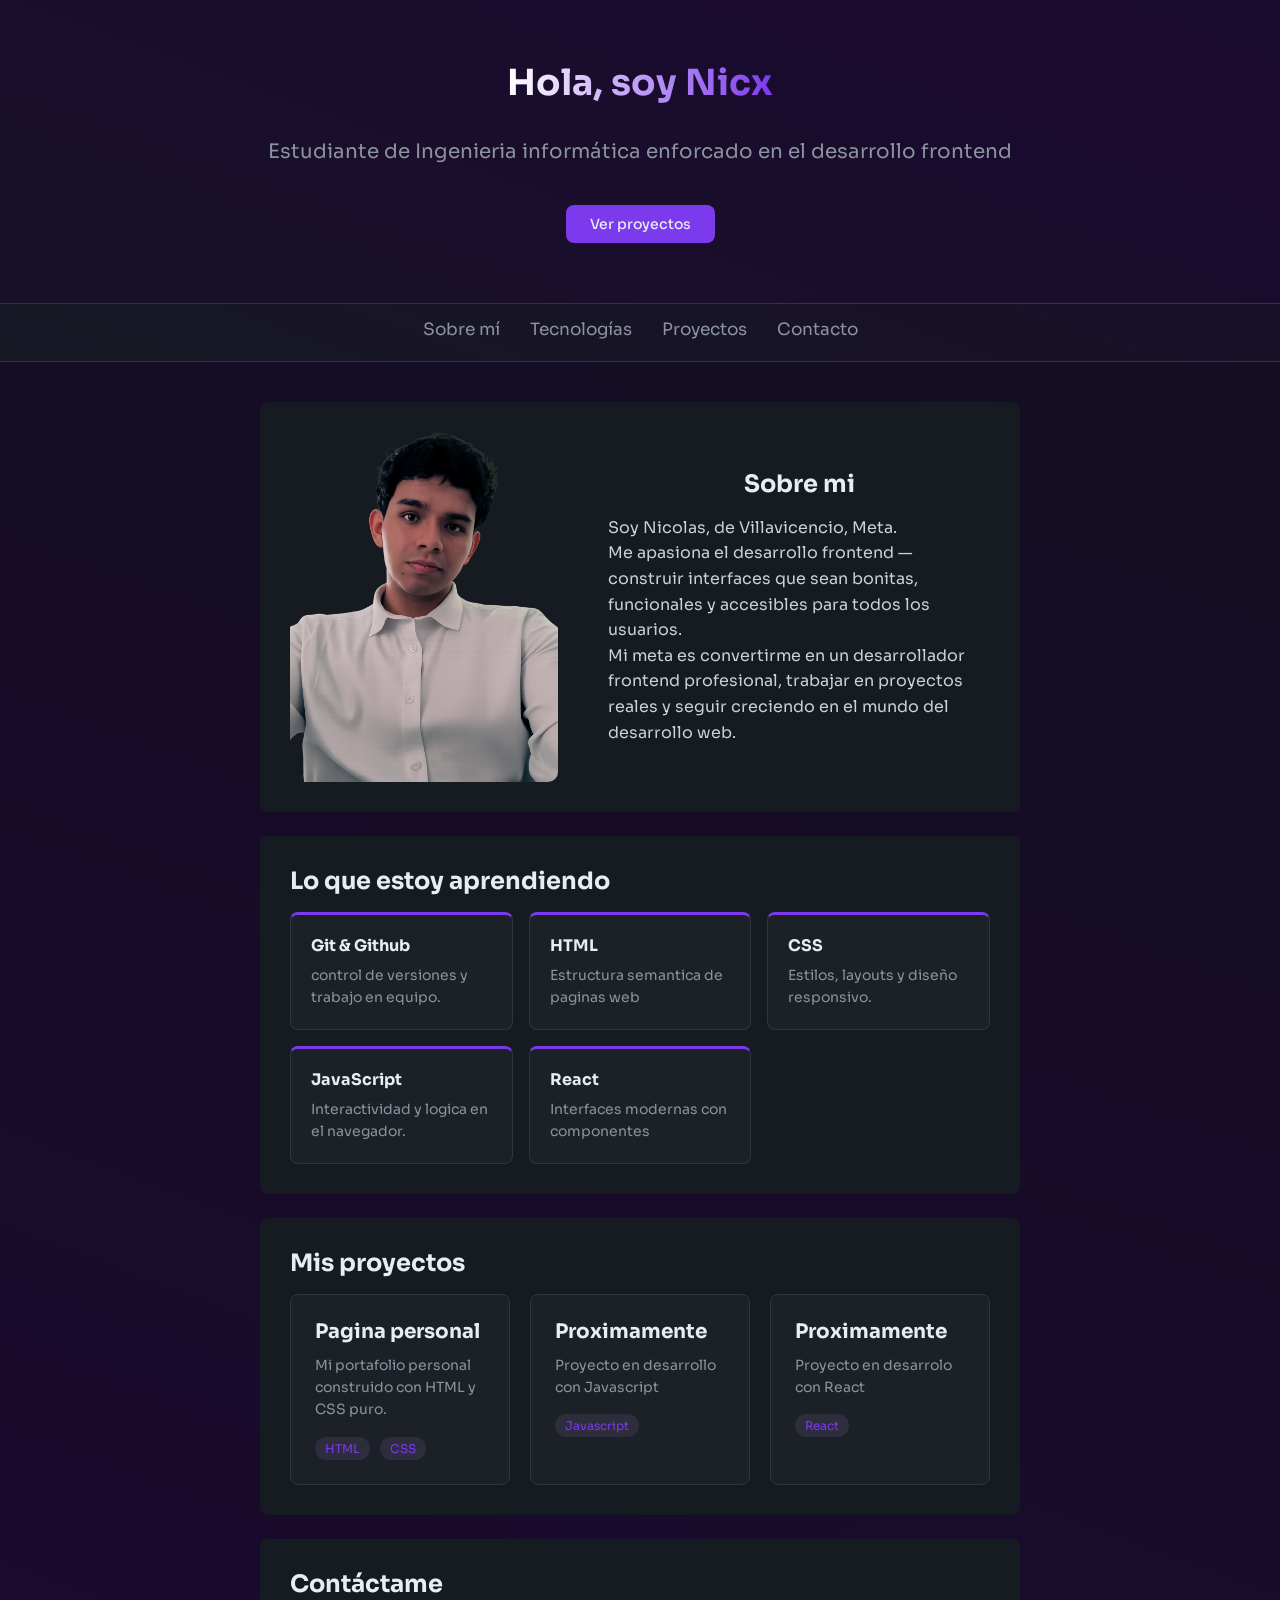
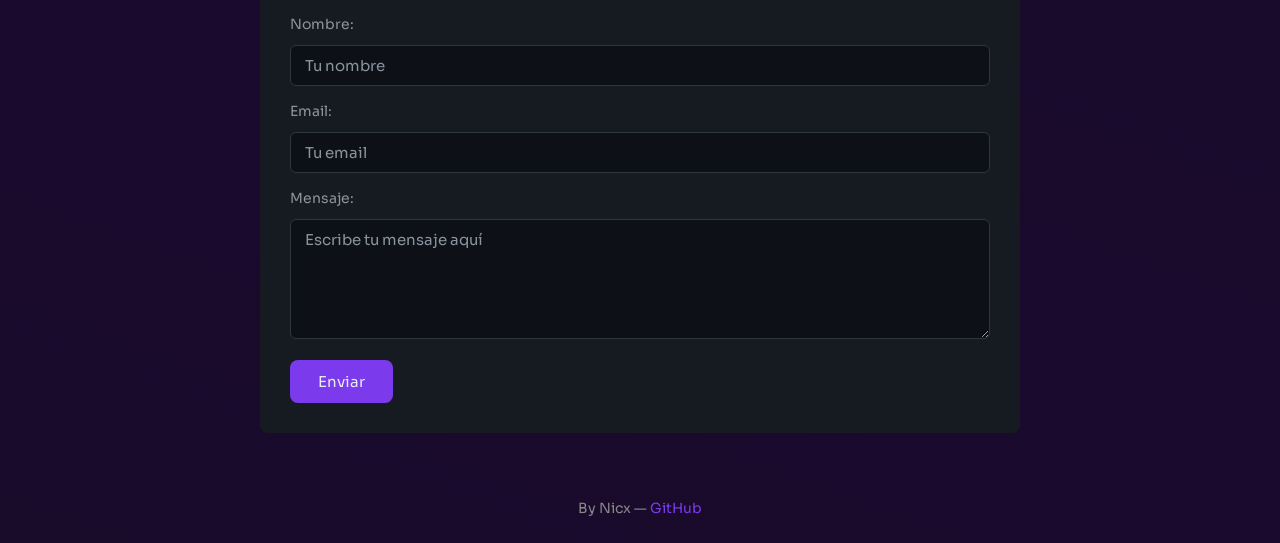
<file: index.html>
<!DOCTYPE html>
<html lang="es">
  <head>
    <meta charset="UTF-8">
    <meta name="Description" content="Página personal de Nico, estudiante de ingeniería informática aprendiendo frontend">
    <meta content="width=device-width, initial-scale=1" name="viewport" />
    <title>Nico - Portafolio</title>
    <link rel="icon" type="image.png" href = "imagenes/Icon.png">
    <link href="https://fonts.googleapis.com/css2?family=Sora:wght@300;400;500;600&display=swap" rel="stylesheet">
    <link rel="stylesheet" href="styles.css">
  </head>
  <body>
    <header>
    <div class="header-texto">
      <h1> Hola, soy Nicx</h1>
      <p class="header-desc">Estudiante de Ingenieria informática enforcado en el desarrollo frontend</p>
      <div class="header-botones">
      <a href="#proyectos" class="btn-primary">Ver proyectos</a>
       </div>
      </div>
    </header>

    <nav>
      <a href="#sobre-mi">Sobre mí</a>
      <a href="#tecnologias">Tecnologías</a>
      <a href="#proyectos">Proyectos</a>
      <a href="#contacto">Contacto</a>
    </nav>

    <main>
      <section id="sobre-mi">
        <div class="sobre-mi-container">
          <img src="imagenes/Nicoficial2.png" alt="Foto de perfil de Nicx" class="sobre-mi-img">
          <div class="sobre-mi-texto">
            <h2>Sobre mi</h2>
            <p>Soy Nicolas, de Villavicencio, Meta.</p>
            <p>Me apasiona el desarrollo frontend — construir interfaces que sean bonitas, funcionales y accesibles para todos los usuarios.</p>
            <p>Mi meta es convertirme en un desarrollador frontend profesional, trabajar en proyectos reales y seguir creciendo en el mundo del desarrollo web.</p>
            </div>
          </div>
      </section>
      <section id="tecnologias">
        <h2>Lo que estoy aprendiendo</h2>
        <div class="cards-container">
        <div class="card">
          <h3>Git & Github</h3>
          <p>control de versiones y trabajo en equipo.</p>
        </div>
        <div class="card">
        <h3>HTML</h3>
        <p>Estructura semantica de paginas web</p>  
        </div>
        <div class="card">
          <h3>CSS</h3>
          <p>Estilos, layouts y diseño responsivo.</p>
        </div>
        <div class="card">
          <h3>JavaScript</h3>
          <p>Interactividad y logica en el navegador.</p>
        </div>
        <div class="card">
          <h3>React</h3>
          <p>Interfaces modernas con componentes</p>
          </div>
        </div>
      </section>

      <section id="proyectos">
        <h2>Mis proyectos</h2>
        <div class="grid-proyectos">
          <div class="proyecto-card">
            <h3>Pagina personal</h3>
            <p>Mi portafolio personal construido con HTML y CSS puro.</p>
            <span class="tag">HTML</span>
            <span class="tag">CSS</span>
          </div>
          <div class="proyecto-card">
            <h3>Proximamente</h3>
            <p>Proyecto en desarrollo con Javascript</p>
            <span class="tag">Javascript</span>
          </div>
          <div class="proyecto-card">
            <h3>Proximamente</h3>
            <p>Proyecto en desarrolo con React</p>
            <span class="tag">React</span>
          </div>
        </div>
      </section>

      <section id="contacto">
        <h2>Contáctame</h2>
        <form aria-label="Formulario de contacto">
          <label for="nombre">Nombre:</label>
          <input type="text" id="nombre" placeholder="Tu nombre">
          <label for="email">Email:</label>
          <input type="email" id="email" placeholder="Tu email">
          <label for="mensaje">Mensaje:</label>
          <textarea id="mensaje" placeholder="Escribe tu mensaje aquí"></textarea>
          <button type="submit">Enviar</button>
        </form>
      </section>

    </main>

    <footer>
      <p>By Nicx — <a href="https://github.com/nicotapix" target="_blank"
      rel="noreferrer">GitHub</a></p>
    </footer>

  </body>
</html>
</file>
<file: styles.css>
:root {
  --color-primary: #0d1117;
  --color-secondary: #161b22;
  --color-accent: #7c3aed;
  --color-accent-hover: #6d28d9;
  --color-background: #0d1117;
  --color-card: #161b22;
  --color-white: #e6edf3;
  --color-text: #c9d1d9;
  --color-text-muted: #8b949e;
  --color-border: #30363d;
  --font-main: 'Sora', sans-serif;
  --border-radius: 8px;
}

* {
  margin: 0;
  padding: 0;
  box-sizing: border-box;
}

html, body {
  margin: 0;
  padding: 0;
}

@keyframes gradiente-fondo {
  0% { background-position: 0% 50%; }
  50% { background-position: 100% 50%; }
  100% { background-position: 0% 50%; }
}

body {
  font-family: var(--font-main);
  font-size: 16px;
  color: var(--color-text);
  background: linear-gradient(200deg, #0d1117, #1a0a2e, #0d1117, #0f1b2e);
  background-size: 400% 400%;
  animation: gradiente-fondo 4s ease infinite;
  min-height: 100vh;
}

h1 {
  font-size: 36px;
  color: var(--color-white);
}

h2 {
  font-size: 24px;
  color: var(--color-white);
}

h3 {
  font-size: 20px;
  color: var(--color-white);
}

p {
  line-height: 1.6;
}

form label {
  display: block;
  color: var(--color-text-muted);
  font-size: 14px;
  margin-bottom: 6px;
}

header  {
    background: linear-gradient(200deg, #161b22, #1a0a2e, #161b22);
    background-size: 400% 400%;
    animation: gradiente-fondo 4s ease infinite;
    color: var(--color-white);
    padding: 60px;
    display: flex;
    justify-content: center;
    align-items: center;
    border-bottom: 1px solid var(--color-border);
    text-align: center;
}

.header-texto {
  display: flex;
  flex-direction: column;
  align-items: center;
  gap: 12px;
}

@keyframes gradiente-texto {
  0% { background-position: 0% 50%; }
  50% { background-position: 50% 100%; }
  100% { background-position: 0% 50%; }
}
header h1 {
    background: linear-gradient(90deg, #ffffff, #7c3aed, #ffffff);
    background-size: 200% auto;
    -webkit-background-clip: text;
    -webkit-text-fill-color: transparent;
    background-clip: text;
    animation: gradiente-texto 1.5s ease infinite;
    margin-bottom: 10px;
}

header h2 {
    color: var(--color-text-muted);
    font-size: 18px;
    font-weight: 400;
}

.header-tag {
  display: inline-block;
  background-color: #1a0a2e;
  color: var(--color-accent);
  font-size: 13px;
  padding: 4px 12px;
  border-radius: 20px;
  border: 1px solid var(--color-accent);
  margin-bottom: 16px;
}

.header-desc {
  color: var(--color-text-muted);
  font-size: 20px;
  margin-top: 8px;
  margin-bottom: 24px;
  max-width: 800px;
  line-height: 1.7;
}

.header-botones {
  display: flex;
  gap: 12px;
}

.header-imagen img {
  width: 120px;
  height: 120px;
  border-radius: 50%;
  border: 3px solid #a0a0b0;
  object-fit: cover;
}

nav {
    background: linear-gradient(200deg, #161b22, #1a0a2e, #161b22);
    background-size: 400% 400%;
    animation: gradiente-fondo 4s ease infinite;
    padding: 15px 20px;
    position: sticky;
    top: 0;
    z-index: 100;
    display: flex;
    justify-content: center;
    gap: 30px;
    border-bottom: 1px solid var(--color-border);
}

nav a {
    color: var(--color-text-muted);
    text-decoration: none;
    font-size: 17px;
    transition: color 0.3s ease, border-color 0.3s ease;
    border-bottom: 2px solid transparent;
    padding-bottom: 4px;
}

main {
    max-width: 800px;
    margin: 40px auto;
    padding: 0 20px;
}

.sobre-mi-container {
  display: flex;
  align-items: center;
  gap: 50px;
}

.sobre-mi-img {
  width: 350px;
  height: 350px;
  object-fit: cover;
  border-radius: 10px;
}

.sobre-mi-texto h2 {
  text-align: center;
}

.sobre-mi-texto p {
  text-align: left;
}

section {
  background-color: var(--color-card);
  border-radius: var(--border-radius);
  padding: 30px;
  margin-bottom: 24px;
}

section h2 {
  margin-bottom: 16px;
  color: var(--color-white);
}

ul {
  list-style: none;
  padding: 0;
}

ul li {
  padding: 8px 0;
  border-bottom: 1px solid #eeeeee;
  color: #444444;
}

ul li:last-child {
  border-bottom: none;
}

input, textarea {
  width: 100%;
  padding: 10px 14px;
  margin-top: 6px;
  margin-bottom: 16px;
  border: 1px solid var(--color-border);
  border-radius: 6px;
  font-family: var(--font-main);
  font-size: 15px;
  color: var(--color-text);
  background-color: #0d1117;
}

input::placeholder, textarea::placeholder {
  color: var(--color-text-muted);
}

input:focus, textarea:focus {
  outline: none;
  border-color: var(--color-accent);
}
textarea {
  height: 120px;
  resize: vertical;
}

button {
  background-color: var(--color-accent);
  color: var(--color-white);
  border: none;
  padding: 12px 28px;
  border-radius: var(--border-radius);
  font-size: 15px;
  cursor: pointer;
  font-family: var(--font-main);
}

footer {
  text-align: center;
  padding: 24px;
  color: #888888;
  font-size: 14px;
}

footer a {
  color: var(--color-accent);
  text-decoration: none;
}

nav a:hover{
  color: var(--color-white);
  border-bottom: 2px solid var(--color-accent);
}

button:hover {
  background-color: var(--color-accent);
  transition: background-color 0.3s ease;
  transform: translateY(-2px);
}

footer a:hover{
  color: #0f3460;
  transition: color 0.3s ease;
}

.cards-container {
  display: grid;
  grid-template-columns: repeat(3, 1fr);
  gap: 16px;
  margin-top: 16px;
}

.card {
  background-color: #1c2128;
  border-radius: var(--border-radius);
  padding: 20px;
  border: 1px solid var(--color-border);
  border-top: 3px solid var(--color-accent);
  transition: transform 0.3s ease;
}

.card:hover {
  transform: translateY(-4px);
}
.card h3 {
  margin-bottom: 8px;
  color: var(--color-white);
  font-size: 16px;
}

.card p {
  font-size: 14px;
  color: var(--color-text-muted);
}

html {
  scroll-padding-top: 70px;
}

.grid-proyectos {
  display: grid;
  grid-template-columns: repeat(3, 1fr);
  gap: 20px;
  margin-top: 16px;
}

.proyecto-card {
  background-color: #1c2128;
  border: 1px solid var(--color-border);
  border-radius: var(--border-radius);
  padding: 24px;
  transition: transform 0.3s ease;
}

.proyecto-card:hover {
  transform: translateY(-4px);
  border-color: var(--color-accent);
}

.proyecto-card h3 {
  color: var(--color-white);
  margin-bottom: 10px;
}

.proyecto-card p {
  color: var(--color-text-muted);
  font-size: 14px;
  margin-bottom: 16px;
}

.tag {
  display: inline-block;
  background-color: #2d2d3d;
  color: var(--color-accent);
  font-size:  12px;
  padding: 4px 10px;
  border-radius: 20px;
  margin-right: 6px;
}

.btn-primary {
  background-color: var(--color-accent);
  color: var(--color-white);
  padding: 10px 24px;
  border-radius: var(--border-radius);
  text-decoration: none;
  font-size: 14px;
  font-weight: 500;
  transition: background-color 0.3s ease, transform 0.3s ease;
}

.btn-primary:hover {
  background-color: var(--color-accent-hover);
  transform: translateY(-2px);
}

/* Tablet — menos de 768px */
@media (max-width: 768px) {
  header {
    padding: 20px 24px;
  }

  .sobre-mi-img {
    width: 80px;
    height: 80px;
  }

  main { 
    max-width: 900px;
    margin: 40px auto;
    padding: 0 16px;
  }

  .cards-container {
    grid-template-columns: repeat(2, 1fr) !important;
  }

  .grid-proyectos {
    grid-template-columns: repeat(2, 1fr);
  }
}

/* Móvil — menos de 480px */
@media (max-width: 480px) {
  h1 {
    font-size: 28px;
  }

  header {
    padding: 40px 20px;
  }

  .header-desc {
    font-size: 14px;
  }

  nav {
    gap: 12px;
    font-size: 13px;
    flex-wrap: wrap;
    padding: 12px 16px;
  }

  .sobre-mi-container {
    flex-direction: column;
    gap: 24px;
  }

  .sobre-mi-img {
    width: 100%;
    height: 280px;
  }

  .sobre-mi-texto h2 {
    text-align: left;
  }

  .cards-container {
    grid-template-columns: 1fr;
  }

  .grid-proyectos {
    grid-template-columns: 1fr;
  }

  main {
    padding: 0 16px;
  }
}
</file>
